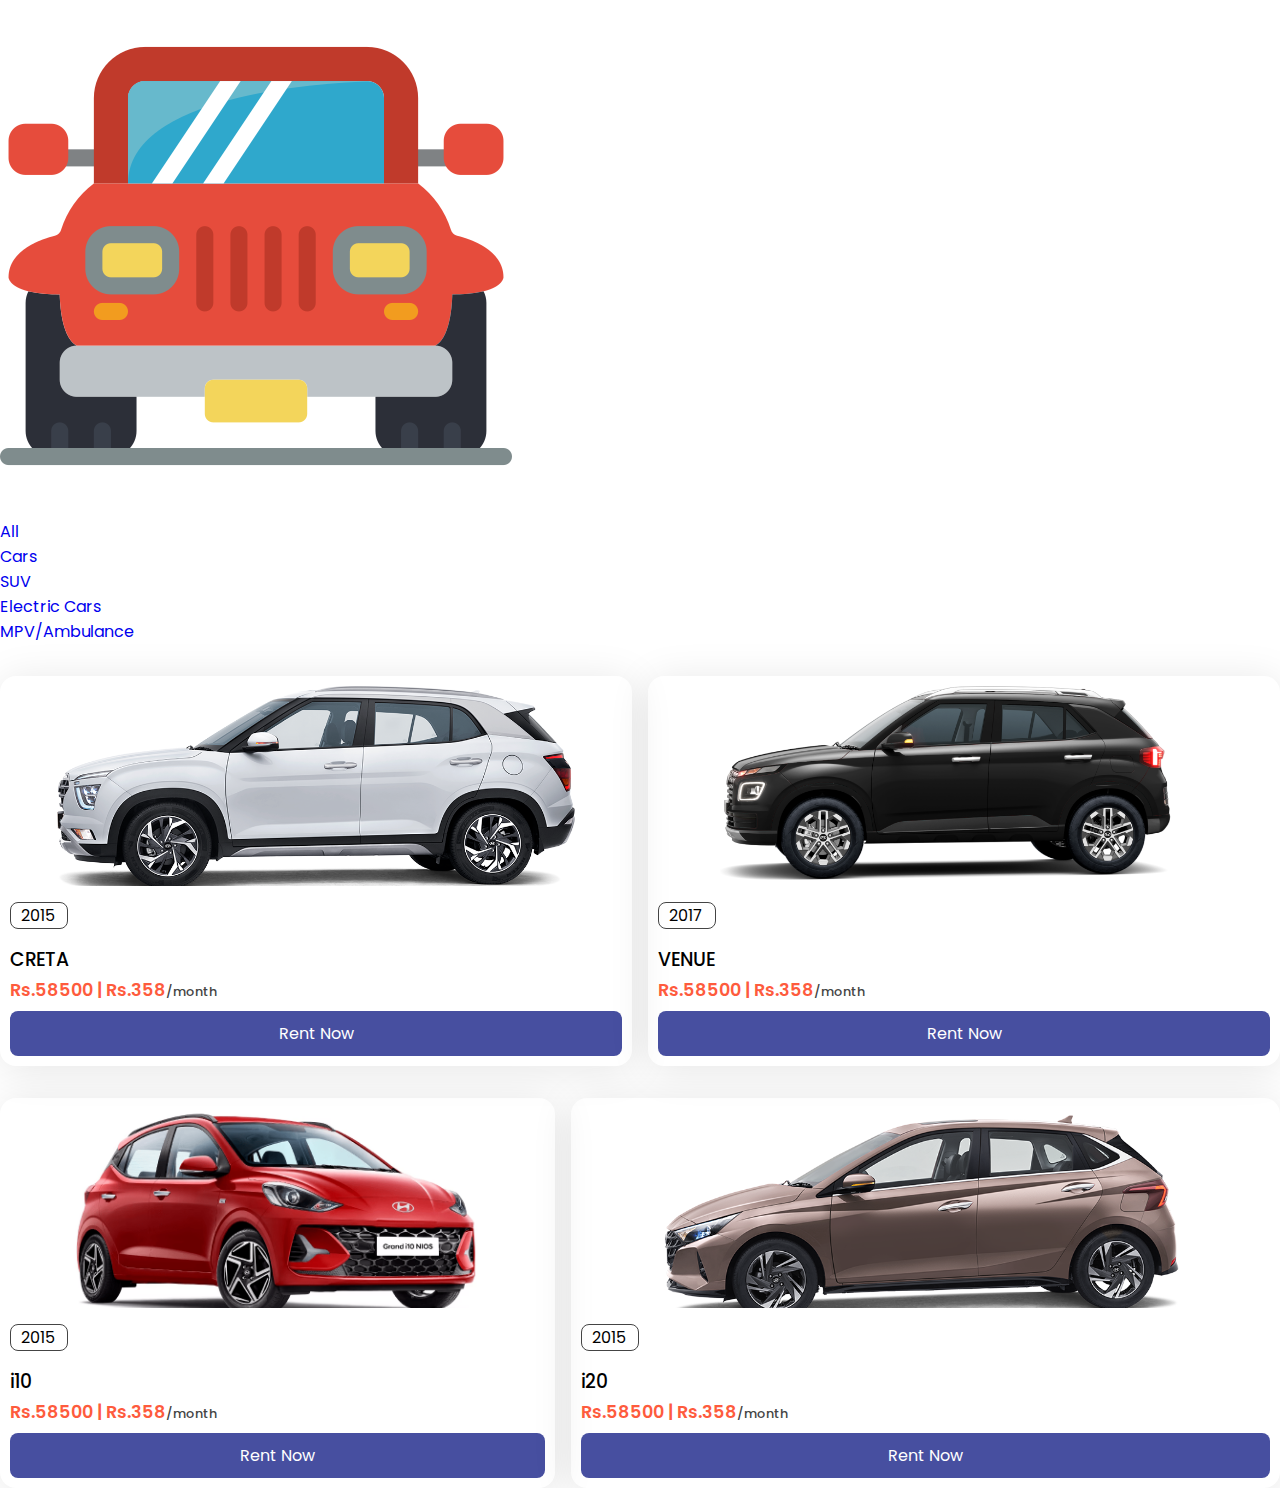
<file: hyundai.html>
<!DOCTYPE html>
<html lang="en">
<head>
    <meta charset="UTF-8">
    <meta name="viewport" content="width=device-width, initial-scale=1.0">
    <title>Cars Information</title>
    <link rel="stylesheet" href="vehicles.css">
</head>
<body>
    <header>
        <a href="#" class="logo"><img src="img/jeep.png"alt="jeep image"></a>

        <div class="bx bx-menu" id="menu-icon"></div>

        <ul class="navbar">
            <li><a href="#all">All</a></li>
            <li><a href="#Cars" onclick="showHideUsers()">Cars</a></li>
            <li><a href="#SUV">SUV</a></li>
            <li><a href="#EV">Electric Cars</a></li>
            <li><a href="#MPV">MPV/Ambulance</a></li>
        </ul>
    </header>
<!-- ..................Hyundai................. -->
<section class="cars" id="cars">
   <div class="vehicles-container">
    <div class="box">
        <div class="box-img">
            <img src="img/creta.png" alt="Creta">
        </div>
        <p>2015</p>
    <h3>CRETA </h3>
    <h2>Rs.58500 | Rs.358<span>/month</span></h2>
    <a href="payment.html" class="btn">Rent Now</a>
    </div>

    
    <div class="box">
        <div class="box-img">
            <img src="img/venue.png" alt="Venue">
        </div>
        <p>2017</p>
    <h3>VENUE </h3>
    <h2>Rs.58500 | Rs.358<span>/month</span></h2>
    <a href="payment.html" class="btn">Rent Now</a>
    </div>

   </div>
</section>

<section class="SUV" id="SUV">
    <div class="vehicles-container">
     <div class="box">
         <div class="box-img">
             <img src="img/grand i10.png" alt="I 10">
         </div>
         <p>2015</p>
     <h3>i10 </h3>
     <h2>Rs.58500 | Rs.358<span>/month</span></h2>
     <a href="payment.html" class="btn">Rent Now</a>
     </div>
 
     <div class="box">
         <div class="box-img">
             <img src="img/i20.png" alt="I 20">
         </div>
         <p>2015</p>
     <h3>i20 </h3>
     <h2>Rs.58500 | Rs.358<span>/month</span></h2>
     <a href="payment.html" class="btn">Rent Now</a>
     </div>
    </div>
 </section>
            <script src="hyundai.js"></script>
</body>
</html>
</file>
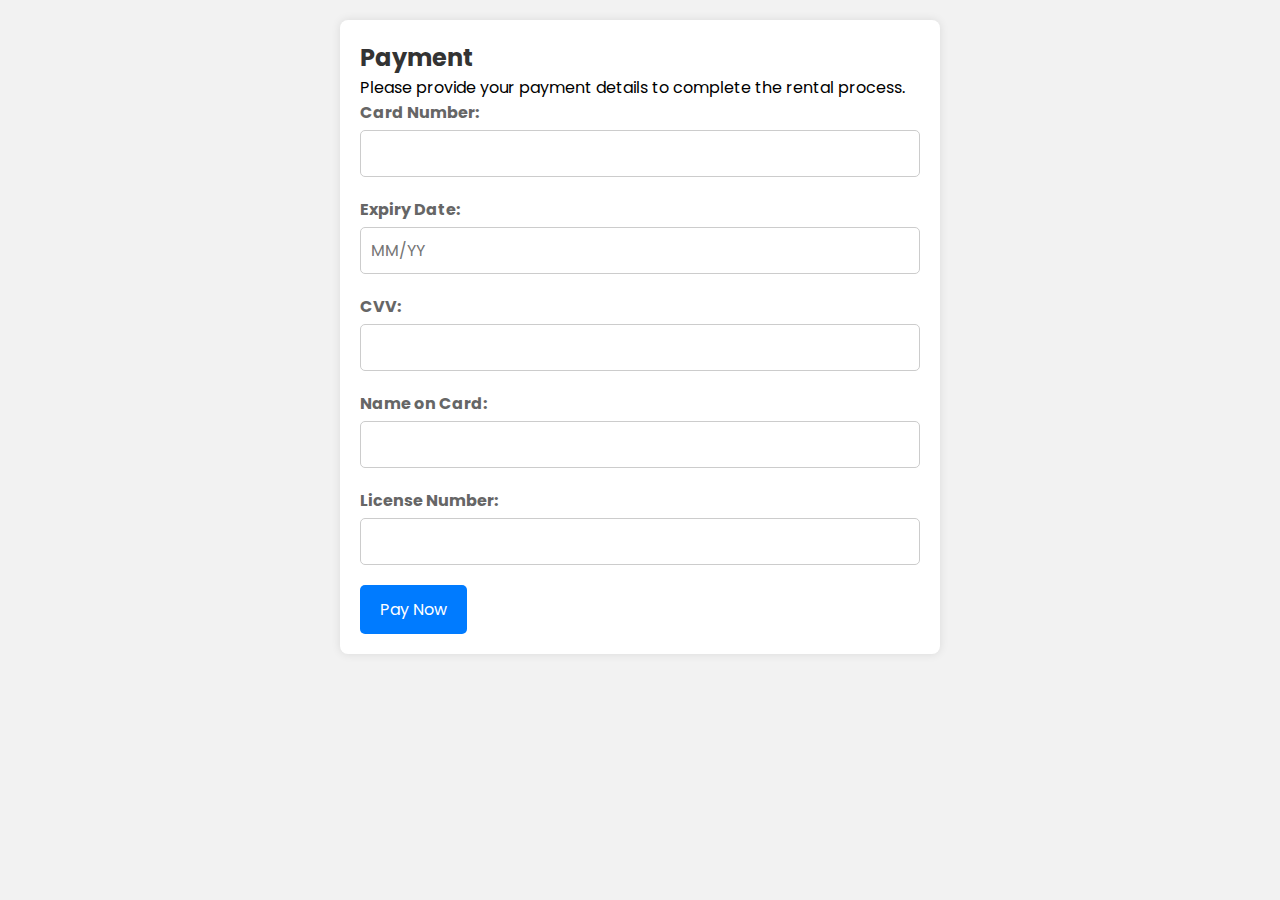
<file: payment.html>
<!DOCTYPE html>
<html lang="en">
<head>
    <meta charset="UTF-8">
    <meta name="viewport" content="width=device-width, initial-scale=1.0">
    <title>Payment - Car Rental System</title>
    <link rel="stylesheet" href="payment.css">
</head>
<body>
    <div class="container">
        <h2>Payment</h2>
        <p>Please provide your payment details to complete the rental process.</p>
        <form id="payment-form">
            <div class="form-group">
                <label for="card-number">Card Number:</label>
                <input type="text" id="card-number" name="card-number" required>
            </div>
            <div class="form-group">
                <label for="expiry-date">Expiry Date:</label>
                <input type="text" id="expiry-date" name="expiry-date" placeholder="MM/YY" required>
            </div>
            <div class="form-group">
                <label for="cvv">CVV:</label>
                <input type="text" id="cvv" name="cvv" required>
            </div>
            <div class="form-group">
                <label for="name-on-card">Name on Card:</label>
                <input type="text" id="name-on-card" name="name-on-card" required>
            </div>
            <div class="form-group">
                <label for="license-number">License Number:</label>
                <input type="text" id="license-number" name="license-number" required>
            </div>
            <button type="submit" class="btn">Pay Now</button>
        </form>
    </div>

</body>
</html>
</file>
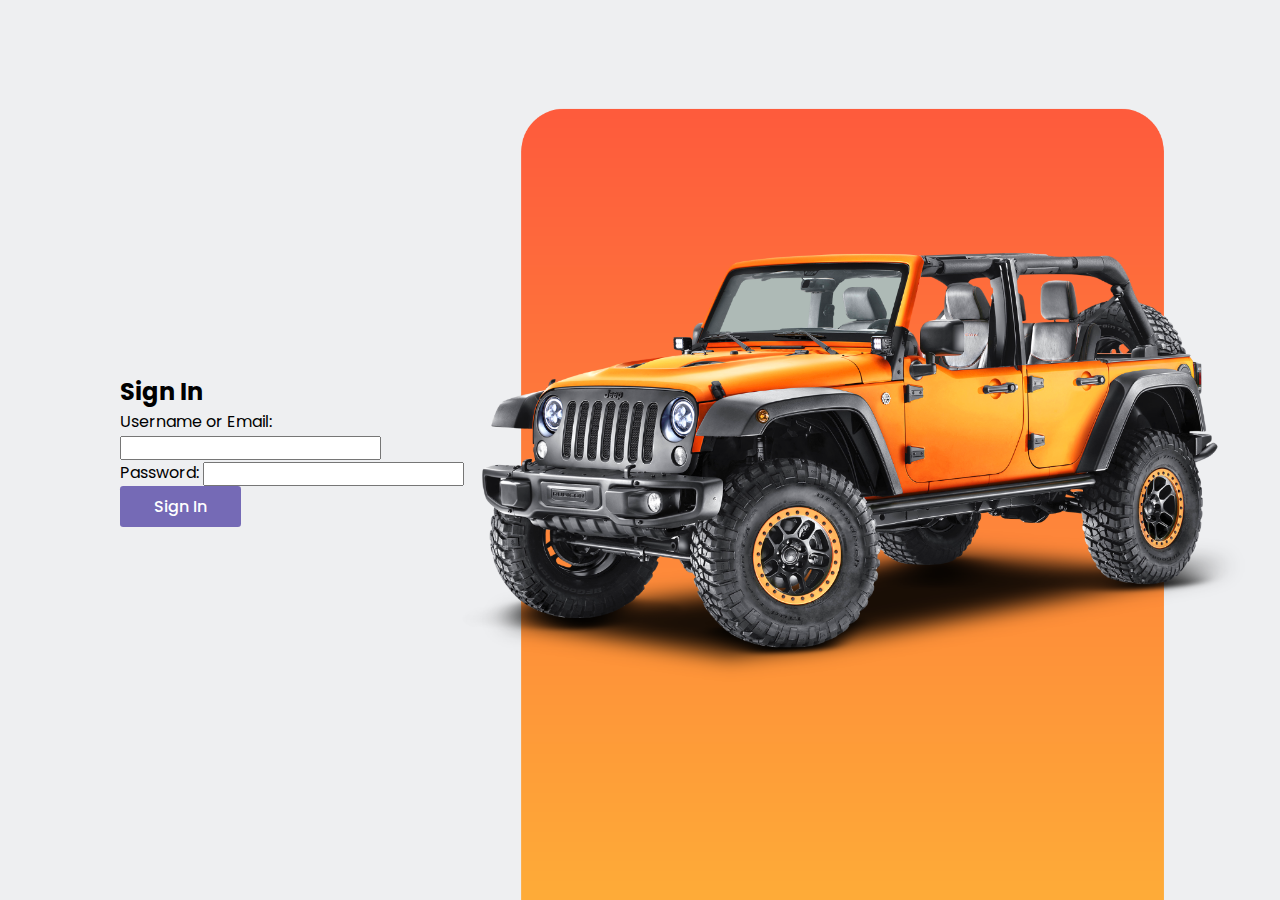
<file: signin.html>
<!DOCTYPE html>
<html lang="en">
<head>
    <meta charset="UTF-8">
    <meta name="viewport" content="width=device-width, initial-scale=1.0">
    <title>Car Rental System - Sign In</title>
    <link rel="stylesheet" href="signin.css">
</head>
<body>
    <section class="signin" id="signin">
    <div class="container">
        <form id="signin-form">
            <h2>Sign In</h2>
            <div class="form-group">
                <label for="username">Username or Email:</label>
                <input type="text" id="username" name="username" required>
            </div>
            <div class="form-group">
                <label for="password">Password:</label>
                <input type="password" id="password" name="password" required>
            </div>
            <button type="submit" class="btn">Sign In</button>
        </form>
    </div>
    </section>

    <!-- Add JavaScript code -->
    <script>
        // Get the form element
        const signInForm = document.getElementById('signin-form');

        // Attach event listener to form submission
        signInForm.addEventListener('submit', function(event) {
            // Prevent the default form submission
            event.preventDefault();

            // Redirect user to another page after sign-in
            window.location.href = 'vehicles.html';
        });
    </script>
</body>
</html>
</file>
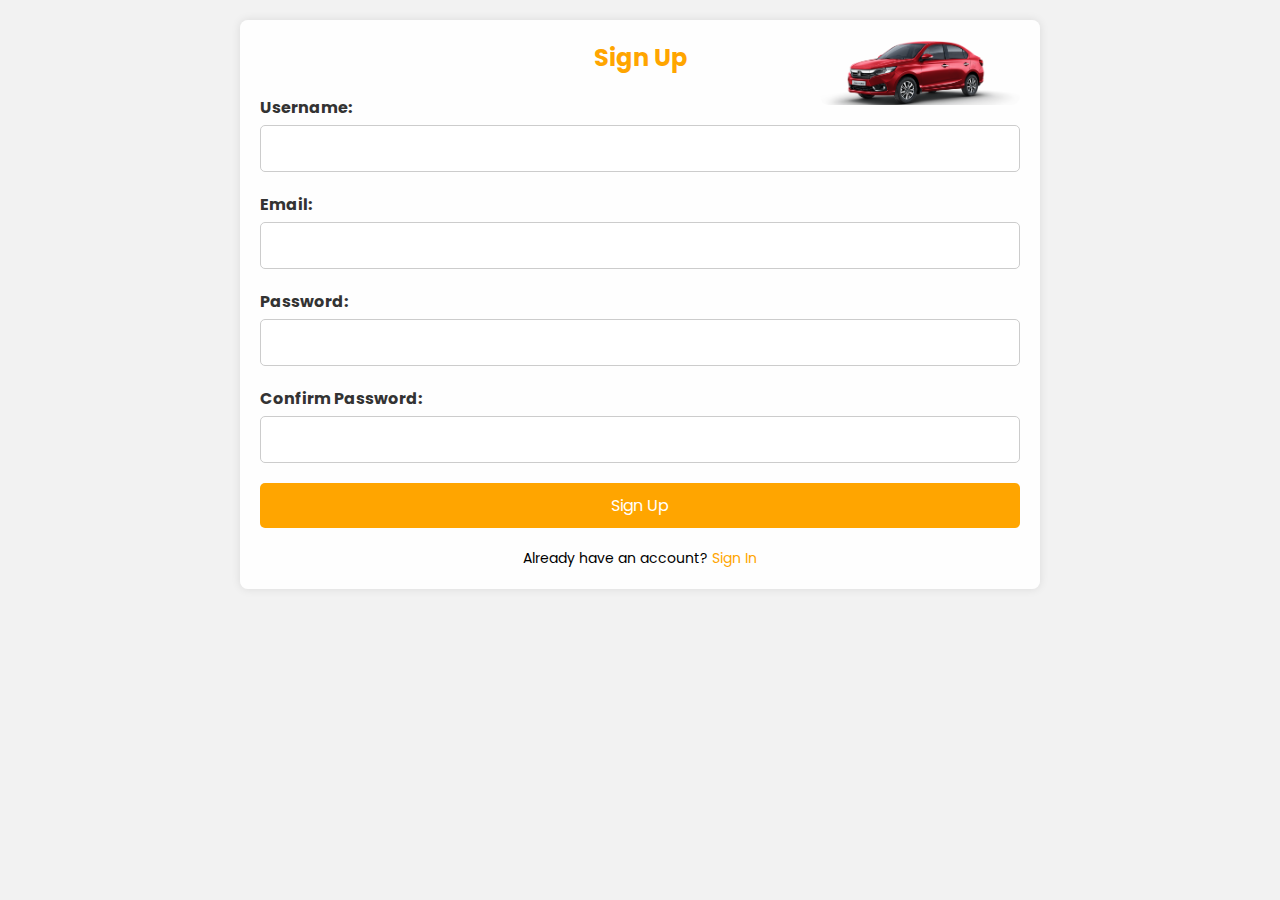
<file: signup.html>
<!DOCTYPE html>
<html lang="en">
<head>
    <meta charset="UTF-8">
    <meta name="viewport" content="width=device-width, initial-scale=1.0">
    <title>Car Rental System - Sign Up</title>
    <link rel="stylesheet" href="signup.css">
</head>
<body>
    <div class="container">
        <form id="signup-form">
            <h2>Sign Up</h2>
            <div class="form-group">
                <label for="username">Username:</label>
                <input type="text" id="username" name="username" required>
            </div>
            <div class="form-group">
                <label for="email">Email:</label>
                <input type="email" id="email" name="email" required>
            </div>
            <div class="form-group">
                <label for="password">Password:</label>
                <input type="password" id="password" name="password" required>
            </div>
            <div class="form-group">
                <label for="confirm_password">Confirm Password:</label>
                <input type="password" id="confirm_password" name="confirm_password" required>
            </div>
            <button type="submit">Sign Up</button>
        </form>
        <div class="sign-in-link">
            Already have an account? <a href="signin.html">Sign In</a>
        </div>
        <div class="about-img">
            <img src="img/red-1.png" alt=""> 
         </div>
    </div>

    <!-- JavaScript code -->
    <script>
        // Get the form element
        const signUpForm = document.getElementById('signup-form');

        // Attach event listener to form submission
        signUpForm.addEventListener('submit', function(event) {
            // Prevent the default form submission
            event.preventDefault();

            // Redirect user to another page after sign-up
            window.location.href = 'vehicles.html';
        });
    </script>
</body>
</html>
</file>
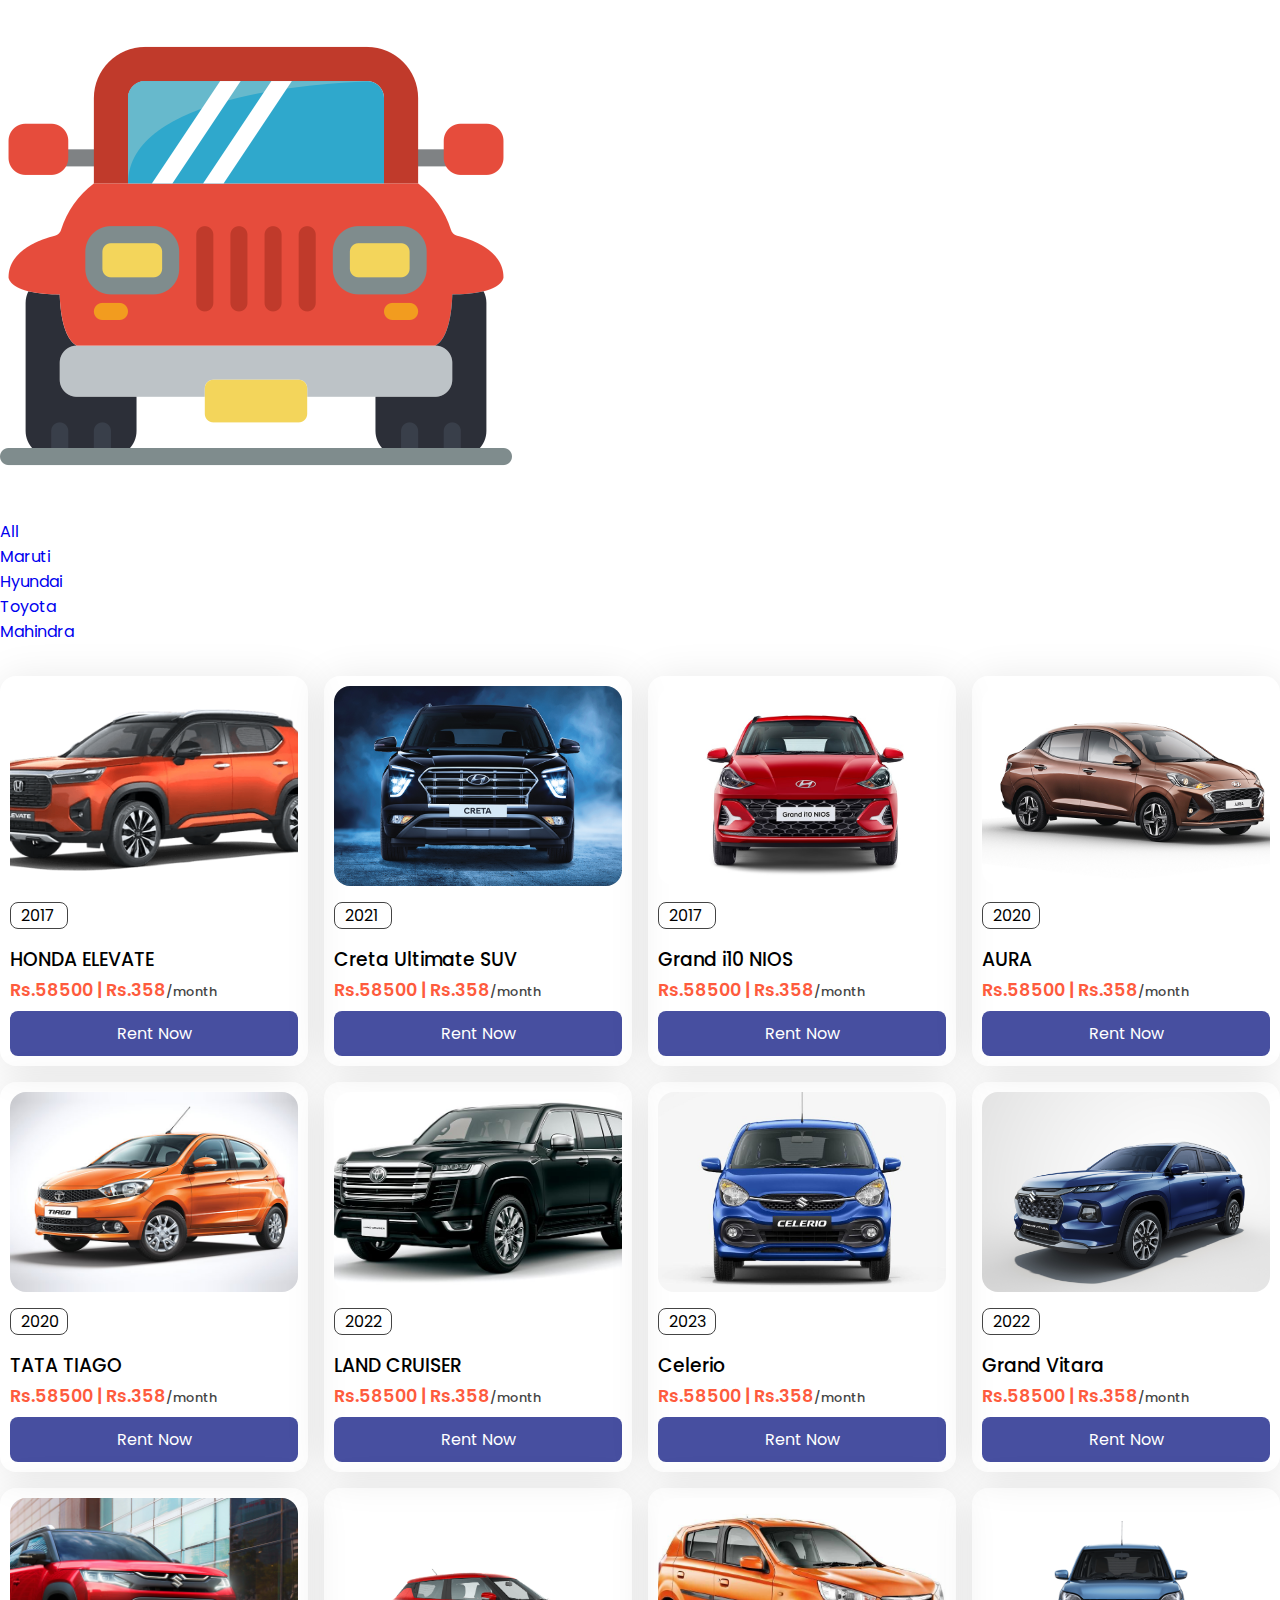
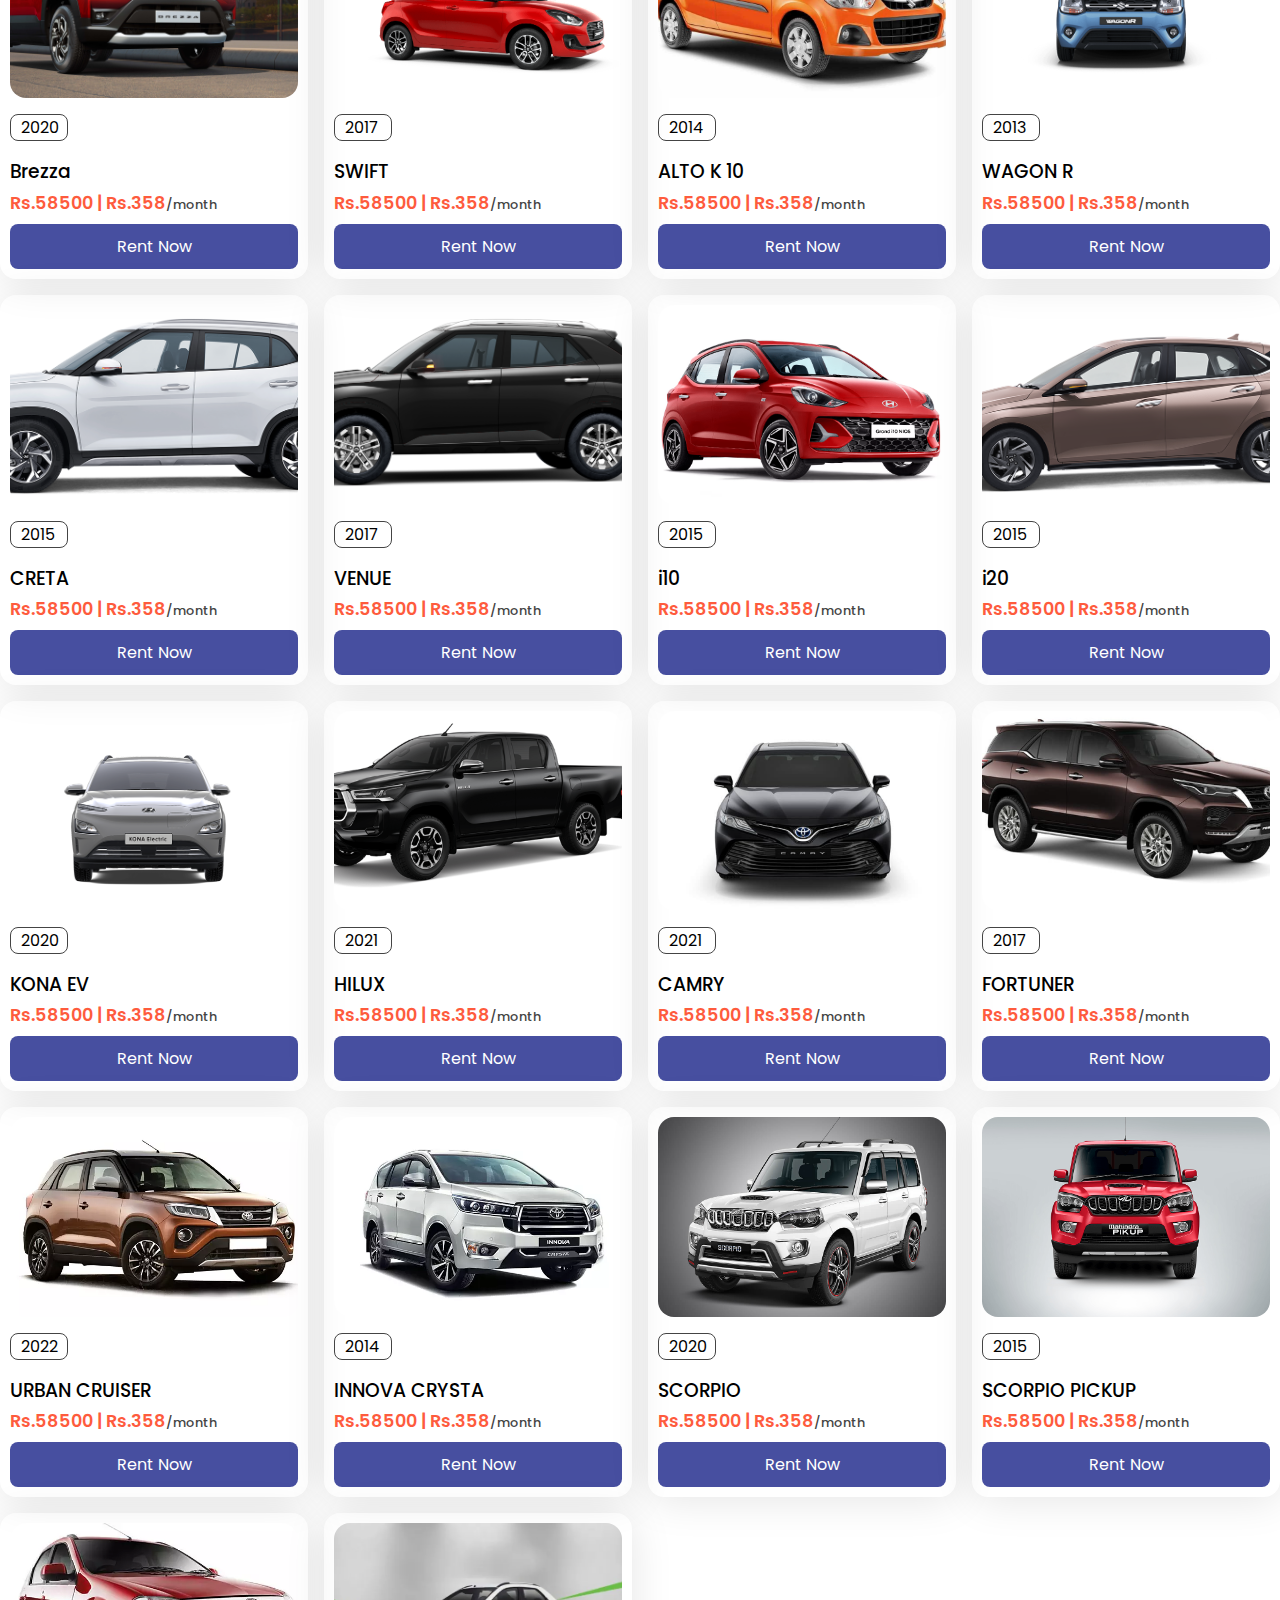
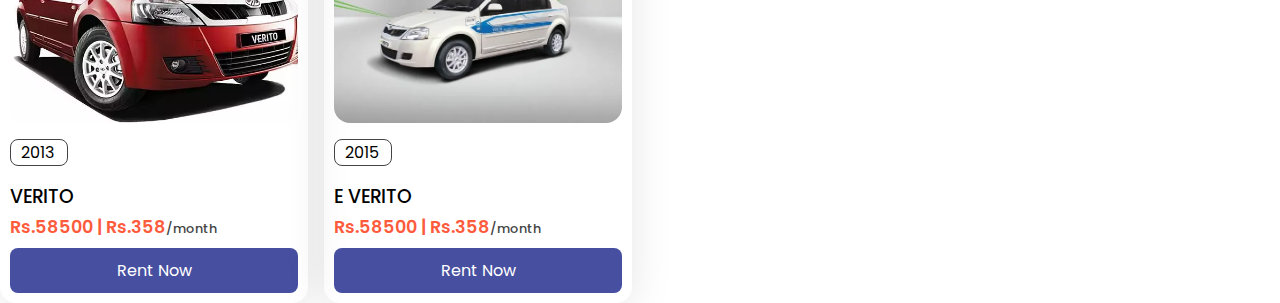
<file: vehicles.html>
<!DOCTYPE html>
<html lang="en">
<head>
    <meta charset="UTF-8">
    <meta name="viewport" content="width=device-width, initial-scale=1.0">
    <title>Cars Information</title>
    <link rel="stylesheet" href="vehicles.css">
</head>
<body>
    <header>
        <a href="#" class="logo"><img src="img/jeep.png"alt="jeep image"></a>

        <div class="bx bx-menu" id="menu-icon"></div>

        <ul class="navbar">
            <li><a href="vehicles.html">All</a></li>
            <li><a href="Maruti.html">Maruti</a></li>
            <li><a href="hyundai.html">Hyundai</a></li>
            <li><a href="#about">Toyota</a></li>
            <li><a href="#about">Mahindra</a></li>
        </ul>
    </header>
    <section class="vehicles" id="vehicles">
        <div class="vehicles-container">
            <div class="box">
                <div class="box-img">
                    <img src="img/1.png" alt="">
                </div>
                <p>2017</p>
            <h3> HONDA ELEVATE</h3>
            <h2>Rs.58500 | Rs.358<span>/month</span></h2>
            <a href="payment.html" class="btn">Rent Now</a>
            </div>
    
            <div class="box">
                <div class="box-img">
                    <img src="img/2.jpg" alt="">
                </div>
                <p>2021</p>
            <h3>Creta Ultimate SUV</h3>
            <h2>Rs.58500 | Rs.358<span>/month</span></h2>
            <a href="payment.html" class="btn">Rent Now</a>
            </div>
    
            <div class="box">
                <div class="box-img">
                    <img src="img/3.jpg" alt="">
                </div>
                <p>2017</p>
            <h3>Grand i10 NIOS</h3>
            <h2>Rs.58500 | Rs.358<span>/month</span></h2>
            <a href="payment.html" class="btn">Rent Now</a>
            </div>
    
            <div class="box">
                <div class="box-img">
                    <img src="img/4.jpg" alt="">
                </div>
                <p>2020</p>
            <h3>AURA</h3>
            <h2>Rs.58500 | Rs.358<span>/month</span></h2>
            <a href="payment.html" class="btn">Rent Now</a>
            </div>
    
            <div class="box">
                <div class="box-img">
                    <img src="img/5.jpg" alt="">
                </div>
                <p>2020</p>
            <h3>TATA TIAGO</h3>
            <h2>Rs.58500 | Rs.358<span>/month</span></h2>
            <a href="payment.html" class="btn">Rent Now</a>
            </div>
    
            <div class="box">
                <div class="box-img">
                    <img src="img/6.jpg" alt="">
                </div>
                <p>2022</p>
            <h3>LAND CRUISER </h3>
            <h2>Rs.58500 | Rs.358<span>/month</span></h2>
            <a href="payment.html" class="btn">Rent Now</a>
            </div>
<!-- ..................Maruti................. -->
            <div class="box">
                <div class="box-img">
                    <img src="img/Celerio.jpg" alt="Celerio">
                </div>
                <p>2023</p>
            <h3>Celerio </h3>
            <h2>Rs.58500 | Rs.358<span>/month</span></h2>
            <a href="payment.html" class="btn">Rent Now</a>
            </div>

            
            <div class="box">
                <div class="box-img">
                    <img src="img/grand vitara.png" alt="Grand Vitara">
                </div>
                <p>2022</p>
            <h3>Grand Vitara </h3>
            <h2>Rs.58500 | Rs.358<span>/month</span></h2>
            <a href="payment.html" class="btn">Rent Now</a>
            </div>

            
            <div class="box">
                <div class="box-img">
                    <img src="img/brezza.jpg" alt="Brezza">
                </div>
                <p>2020</p>
            <h3>Brezza </h3>
            <h2>Rs.58500 | Rs.358<span>/month</span></h2>
            <a href="payment.html" class="btn">Rent Now</a>
            </div>

            
            <div class="box">
                <div class="box-img">
                    <img src="img/swift.png" alt="Swift">
                </div>
                <p>2017</p>
            <h3>SWIFT </h3>
            <h2>Rs.58500 | Rs.358<span>/month</span></h2>
            <a href="payment.html" class="btn">Rent Now</a>
            </div>

            
            <div class="box">
                <div class="box-img">
                    <img src="img/altok10.jpg" alt="Alto k 10">
                </div>
                <p>2014</p>
            <h3>ALTO K 10 </h3>
            <h2>Rs.58500 | Rs.358<span>/month</span></h2>
            <a href="payment.html" class="btn">Rent Now</a>
            </div>

            
            <div class="box">
                <div class="box-img">
                    <img src="img/wagonR.png" alt="Wagon R">
                </div>
                <p>2013</p>
            <h3>WAGON R </h3>
            <h2>Rs.58500 | Rs.358<span>/month</span></h2>
            <a href="payment.html" class="btn">Rent Now</a>
            </div>
<!-- ..................Hyundai................. -->
            
            <div class="box">
                <div class="box-img">
                    <img src="img/creta.png" alt="Creta">
                </div>
                <p>2015</p>
            <h3>CRETA </h3>
            <h2>Rs.58500 | Rs.358<span>/month</span></h2>
            <a href="payment.html" class="btn">Rent Now</a>
            </div>

            
            <div class="box">
                <div class="box-img">
                    <img src="img/venue.png" alt="Venue">
                </div>
                <p>2017</p>
            <h3>VENUE </h3>
            <h2>Rs.58500 | Rs.358<span>/month</span></h2>
            <a href="payment.html" class="btn">Rent Now</a>
            </div>

            
            <div class="box">
                <div class="box-img">
                    <img src="img/grand i10.png" alt="I 10">
                </div>
                <p>2015</p>
            <h3>i10 </h3>
            <h2>Rs.58500 | Rs.358<span>/month</span></h2>
            <a href="payment.html" class="btn">Rent Now</a>
            </div>

            
            <div class="box">
                <div class="box-img">
                    <img src="img/i20.png" alt="I 20">
                </div>
                <p>2015</p>
            <h3>i20 </h3>
            <h2>Rs.58500 | Rs.358<span>/month</span></h2>
            <a href="payment.html" class="btn">Rent Now</a>
            </div>

            
            <div class="box">
                <div class="box-img">
                    <img src="img/kona ev.png" alt="Kona EV">
                </div>
                <p>2020</p>
            <h3>KONA EV </h3>
            <h2>Rs.58500 | Rs.358<span>/month</span></h2>
            <a href="payment.html" class="btn">Rent Now</a>
            </div>

            <!-- ..................toyota................. -->
            <div class="box">
                <div class="box-img">
                    <img src="img/hilux.png" alt="Hilux">
                </div>
                <p>2021</p>
            <h3>HILUX </h3>
            <h2>Rs.58500 | Rs.358<span>/month</span></h2>
            <a href="payment.html" class="btn">Rent Now</a>
            </div>

            
            <div class="box">
                <div class="box-img">
                    <img src="img/camry.png" alt="CAMRY">
                </div>
                <p>2021</p>
            <h3>CAMRY </h3>
            <h2>Rs.58500 | Rs.358<span>/month</span></h2>
            <a href="payment.html" class="btn">Rent Now</a>
            </div>

            
            <div class="box">
                <div class="box-img">
                    <img src="img/fortuner.png" alt="FORTUNER">
                </div>
                <p>2017</p>
            <h3>FORTUNER </h3>
            <h2>Rs.58500 | Rs.358<span>/month</span></h2>
            <a href="payment.html" class="btn">Rent Now</a>
            </div>

            
            <div class="box">
                <div class="box-img">
                    <img src="img/urban cruiser.png" alt="URBAN CRUISER">
                </div>
                <p>2022</p>
            <h3>URBAN CRUISER </h3>
            <h2>Rs.58500 | Rs.358<span>/month</span></h2>
            <a href="payment.html" class="btn">Rent Now</a>
            </div>

            
            <div class="box">
                <div class="box-img">
                    <img src="img/innova crysta.png" alt="INNOVA CRYSTA">
                </div>
                <p>2014</p>
            <h3>INNOVA CRYSTA </h3>
            <h2>Rs.58500 | Rs.358<span>/month</span></h2>
            <a href="payment.html" class="btn">Rent Now</a>
            </div>

            <!-- ..................mahindra................. -->
            <div class="box">
                <div class="box-img">
                    <img src="img/scorpio.jpg" alt="SCORPIO">
                </div>
                <p>2020</p>
            <h3>SCORPIO </h3>
            <h2>Rs.58500 | Rs.358<span>/month</span></h2>
            <a href="payment.html" class="btn">Rent Now</a>
            </div>

            
            <div class="box">
                <div class="box-img">
                    <img src="img/scorpio pickup.png" alt="SCORPIO PICKUP">
                </div>
                <p>2015</p>
            <h3>SCORPIO PICKUP </h3>
            <h2>Rs.58500 | Rs.358<span>/month</span></h2>
            <a href="payment.html" class="btn">Rent Now</a>
            </div>

            
            <div class="box">
                <div class="box-img">
                    <img src="img/verito.png" alt="VERITO">
                </div>
                <p>2013</p>
            <h3>VERITO </h3>
            <h2>Rs.58500 | Rs.358<span>/month</span></h2>
            <a href="payment.html" class="btn">Rent Now</a>
            </div>

            
            <div class="box">
                <div class="box-img">
                    <img src="img/e verito.png" alt="E VERITO">
                </div>
                <p>2015</p>
            <h3>E VERITO </h3>
            <h2>Rs.58500 | Rs.358<span>/month</span></h2>
            <a href="payment.html" class="btn">Rent Now</a>
            </div>
    </div> 
 
</body>
</html>
</file>
<file: vehicles.css>
@import url('https://fonts.googleapis.com/css2?family=Poppins:ital,wght@0,200;0,300;1,300&display=swap');
*{
    font-family: 'Poppins', sans-serif;
    margin: 0;
    padding: 0;
    box-sizing: border-box;
    scroll-padding-top: 2rem;
    scroll-behavior: smooth;
    list-style: none;
    text-decoration: none;
}
:root{
    --main-color: #fe5b3d;
    --second-color: #ffac38;
    --text-color: #444;
    --gradient: linear-gradient(#fe5b3d, #ffac38);
}
.vehicles-container{
    display: grid;
    grid-template-columns: repeat(auto-fit, minmax(300px, auto));
gap: 1rem;
margin-top: 2rem;
}
.vehicles-container .box{
    padding: 10px;
    border-radius: 1rem;
    box-shadow:1px 4px 41px rgba(0, 0, 0, 0.1);
    
}
.vehicles-container .box .box-img{
    width: 100%;
    height: 200px;

}
.vehicles-container .box .box-img img{
    width: 100%;
    height: 100%;
    border-radius: 1rem;
    object-fit: cover;
    object-position: center;
}
.vehicles-container .box p{
    padding: 0 10px;
    border: 1px solid var(--text-color);
    width: 58px;
    border-radius: 0.5rem;
    margin: 1rem 0 1rem;
}
.vehicles-container .box h3{
    font-weight: 500;
}
.vehicles-container .box h2{
    font-size: 1.1rem;
        font-weight: 600;
        color: var(--main-color);
        margin: 0.2rem 0 0.5rem;
    }
    .vehicles-container .box h2 span{
        font-size: 0.8rem;
        font-weight: 500;
        color: var(--text-color);
    }
    .vehicles-container .box .btn{
        display: flex;
        justify-content: center;
        background: #474fa0;
        color: #fff;
        padding: 10px;
        border-radius: 0.5rem;
    }
    .vehicles-container .box .btn:hover{
        background: var(--main-color);
    }
    .h1{
        position:relative;
        text-align: center;
    }
</file>
<file: payment.css>
@import url('https://fonts.googleapis.com/css2?family=Poppins:ital,wght@0,200;0,300;1,300&display=swap');
*{
    font-family: 'Poppins', sans-serif;
    margin: 0;
    padding: 0;
    box-sizing: border-box;
    scroll-padding-top: 2rem;
    scroll-behavior: smooth;
    list-style: none;
    text-decoration: none;
}
:root{
    --main-color: #fe5b3d;
    --second-color: #ffac38;
    --text-color: #444;
    --gradient: linear-gradient(#fe5b3d, #ffac38);
}
body {
    font-family: Arial, sans-serif;
    background-color: #f2f2f2;
    margin: 0;
    padding: 0;
}

.container {
    max-width: 600px;
    margin: 20px auto;
    padding: 20px;
    background-color: #fff;
    border-radius: 8px;
    box-shadow: 0 0 10px rgba(0, 0, 0, 0.1);
}

h2 {
    color: #333;
}

.form-group {
    margin-bottom: 20px;
}

label {
    display: block;
    font-weight: bold;
    margin-bottom: 5px;
    color: #666;
}

input[type="text"],
input[type="password"] {
    width: 100%;
    padding: 10px;
    border: 1px solid #ccc;
    border-radius: 5px;
    font-size: 16px;
}

button[type="submit"] {
    background-color: #007bff;
    color: #fff;
    border: none;
    border-radius: 5px;
    padding: 12px 20px;
    cursor: pointer;
    font-size: 16px;
}

button[type="submit"]:hover {
    background-color: #0056b3;
}
</file>
<file: signin.css>
@import url('https://fonts.googleapis.com/css2?family=Poppins:ital,wght@0,200;0,300;1,300&display=swap');
*{
    font-family: 'Poppins', sans-serif;
    margin: 0;
    padding: 0;
    box-sizing: border-box;
    scroll-padding-top: 2rem;
    scroll-behavior: smooth;
    list-style: none;
    text-decoration: none;
}
:root{
    --main-color: #fe5b3d;
    --second-color: #ffac38;
    --text-color: #444;
    --gradient: linear-gradient(#fe5b3d, #ffac38);
}
body {
    width: 100%;
    min-height: 100vh;
    position: relative;
    background: url(img/Car\ Website\ –\ 1@2x.png);
    background-repeat: no-repeat;
    background-position: center right;
    background-size: cover;
    display: grid;
    align-items: center;
    grid-template-columns: repeat(2, 1fr);
    background-color: #D5F0C1;
}
h1 {
    font-size: 3.5rem;
    letter-spacing: 2px;
}
.container {
    max-width: 400px;
    margin: 0 auto;
}
.input-group {
    margin-bottom: 10px;
}
.input-group label {
    display: block;
    margin-bottom: 5px;
}
.input-group input {
    width: 100%;
    padding: 8px;
    border: 1px solid #ccc;
    border-radius: 5px;
}
.input-group input[type="submit"] {
    background-color: #4CAF50;
    color: white;
    cursor: pointer;
}
.sign-in-link {
    text-align: center;
}
.sign-in-link a {
    color: #007bff;
    text-decoration: none;
}
.btn{
    flex: 1 1 7rem;
    padding: 8px 34px;
    border: none;
    border-radius: 0.2rem;
    background: #756AB6;
    color: #fff;
    font-size: 1rem;
    font-weight: 500;
}
.btn:hover{
    background-color: var(--main-color);
}
</file>
<file: signup.css>
@import url('https://fonts.googleapis.com/css2?family=Poppins:ital,wght@0,200;0,300;1,300&display=swap');
*{
    font-family: 'Poppins', sans-serif;
    margin: 0;
    padding: 0;
    box-sizing: border-box;
    scroll-padding-top: 2rem;
    scroll-behavior: smooth;
    list-style: none;
    text-decoration: none;
}
:root{
    --main-color: #fe5b3d;
    --second-color: #ffac38;
    --text-color: #444;
    --gradient: linear-gradient(#fe5b3d, #ffac38);
}
body {
    font-family: Arial, sans-serif;
    margin: 0;
    padding: 20px;
    background-color: #f2f2f2;
}

.container {
    max-width: 800px;
    margin: 0 auto;
    background-color: rgba(255, 255, 255, 0.9); /* Semi-transparent white background */
    padding: 20px;
    border-radius: 8px;
    box-shadow: 0 0 10px rgba(0, 0, 0, 0.1);
    position: relative; /* Added for positioning the image */
}

h2 {
    text-align: center;
    margin-bottom: 20px;
    color: #FFA500; /* Orange color */
}

.form-group {
    margin-bottom: 20px;
}

label {
    display: block;
    font-weight: bold;
    margin-bottom: 5px;
    color: #333; /* Darker text color */
}

input[type="text"],
input[type="email"],
input[type="password"] {
    width: 100%;
    padding: 10px;
    border: 1px solid #ccc;
    border-radius: 5px;
    font-size: 16px;
}

button[type="submit"] {
    width: 100%;
    padding: 10px;
    border: none;
    border-radius: 5px;
    background-color: #FFA500; /* Orange color */
    color: #fff;
    font-size: 16px;
    cursor: pointer;
    transition: background-color 0.3s ease;
}

button[type="submit"]:hover {
    background-color: #FF8C00; /* Darker shade of orange on hover */
}

.sign-in-link {
    text-align: center;
    margin-top: 20px;
    font-size: 14px;
}

.sign-in-link a {
    color: #FFA500; /* Orange color */
    text-decoration: none;
}

.sign-in-link a:hover {
    text-decoration: underline;
}

.about-img {
    position: absolute;
    top: 20px; /* Adjust positioning as needed */
    right: 20px; /* Adjust positioning as needed */
}

.about-img img {
    max-width: 200px;
    height: auto;
    border-radius: 8px;
}
</file>
